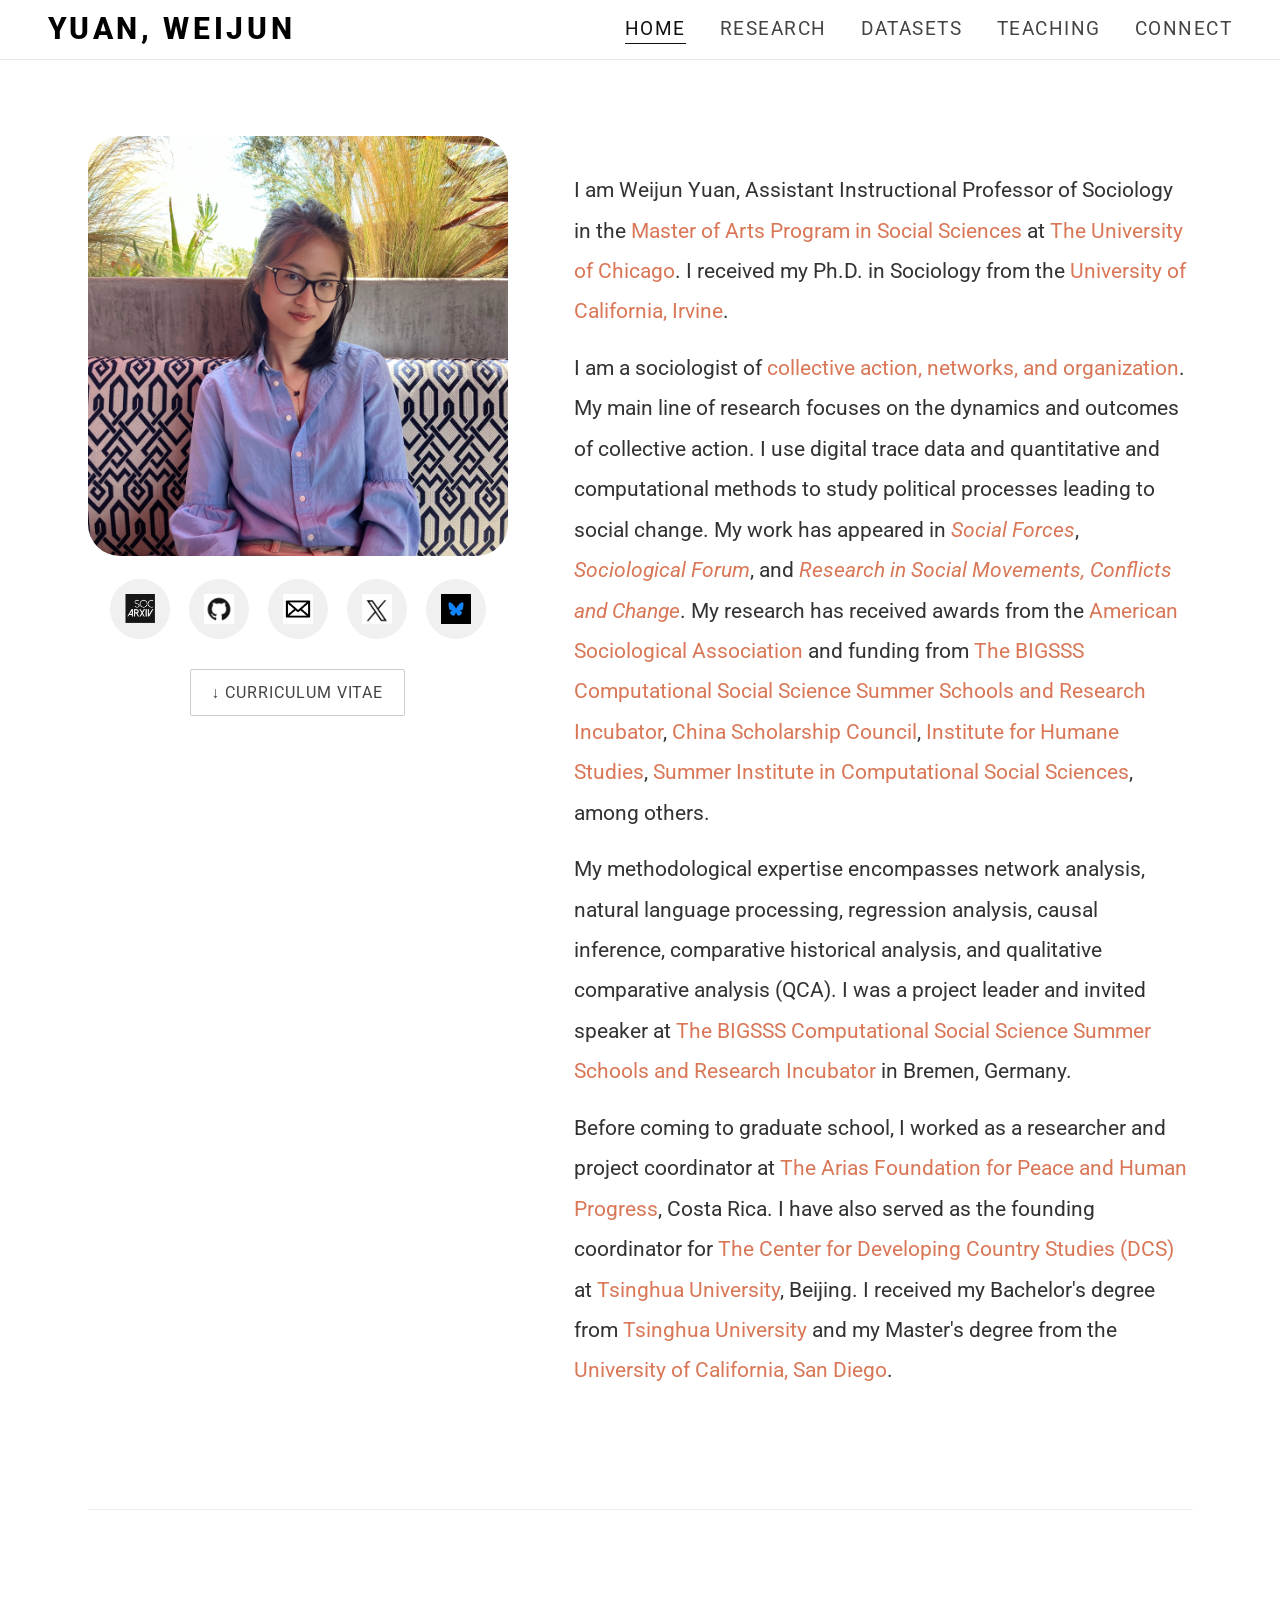
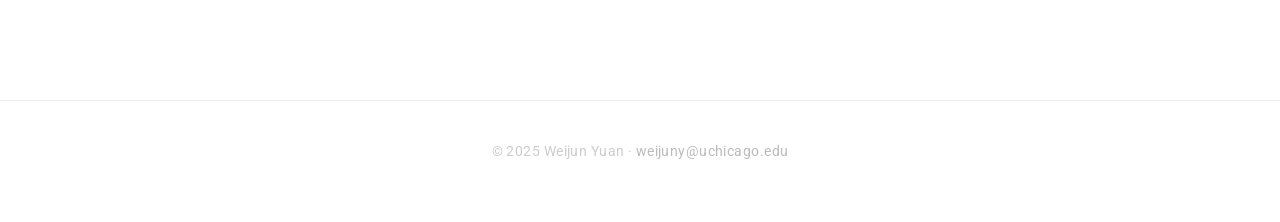
<file: index.html>
<!DOCTYPE html>
<html lang="en">
<head>
  <meta charset="UTF-8" />
  <meta name="viewport" content="width=device-width, initial-scale=1.0" />
  <title>Weijun Yuan</title>
  <link rel="stylesheet" href="style.css" />
</head>
<body>

<!-- Navigation -->
<nav>
  <div class="nav-brand"><a href="index.html">YUAN, Weijun</a></div>
  <ul class="nav-links">
    <li><a href="index.html" class="active">Home</a></li>
    <li><a href="research.html">Research</a></li>
    <li><a href="datasets.html">Datasets</a></li>
    <li><a href="teaching.html">Teaching</a></li>
    <li><a href="connect.html">Connect</a></li>
  </ul>
</nav>

<!-- Main Content -->
<main>

  <!-- Hero: Photo left + Text right -->
  <div class="home-hero">
    <div class="home-hero-photo">
      <img src="images/IMG_2944.jpg" alt="Weijun Yuan" />
      <div class="profile-social">
        <!-- OSF / SocArxiv -->
        <a href="https://osf.io/9rnuk/" target="_blank" rel="noopener" title="OSF">
          <img src="images/Soc%20Arxiv.jpg" alt="OSF" />
        </a>
        <!-- GitHub -->
        <a href="https://github.com/yuanweij" target="_blank" rel="noopener" title="GitHub">
          <img src="images/Github.png" alt="GitHub" />
        </a>
        <!-- Email -->
        <a href="mailto:weijuny@uchicago.edu" title="Email">
          <img src="images/Email.jpg" alt="Email" />
        </a>
        <!-- X (Twitter) -->
        <a href="https://x.com/weijun7yuan" target="_blank" rel="noopener" title="X (Twitter)">
          <img src="images/X-twitter.png" alt="X" />
        </a>
        <!-- Bluesky -->
        <a href="https://bsky.app/profile/wyuan-soc.bsky.social" target="_blank" title="Bluesky">
          <img src="images/Bluesky.jpg" alt="Bluesky" />
        </a>
      </div>
      
      <!-- CV Button -->
      <div style="text-align: center; margin-top: 1rem;">
        <a href="https://www.dropbox.com/scl/fi/51e9zlf8v60ox71qy14ur/cv_weijun-yuan_short.pdf?rlkey=0y07ghoshx89e9ls0js6tg4gv&st=wn84dobl&dl=0" class="cv-link" target="_blank">
          ↓ Curriculum Vitae</a>
      </div>
    
    </div>

    <div class="home-hero-text">
      <div class="home-header">
        <h1></h1>
        <p class="tagline"></p>
      </div>

      <section style="margin-top:1.8rem;">
        <p>
          I am Weijun Yuan, Assistant Instructional Professor of Sociology in the
          <a href="https://mapss.uchicago.edu/" target="_blank">Master of Arts Program in Social Sciences</a> 
          at 
          <a href="https://www.uchicago.edu/" target="_blank">The University of Chicago</a>. 
          I received my Ph.D. in Sociology from the <a href="https://www.sociology.uci.edu/" target="_blank">University of California, Irvine</a>.
        </p>
        <p>
          I am a sociologist of 
          <span class="highlight">collective action, networks, and organization</span>. My main line of research focuses on the dynamics and outcomes of collective action. I use digital trace data and quantitative and computational methods to study political processes leading to social change. My work has appeared in
          <a href="https://academic.oup.com/sf" target="_blank" class="italic">Social Forces</a>,
          <a href="https://onlinelibrary.wiley.com/journal/15737799" target="_blank" class="italic">Sociological Forum</a>, and
          <a href="https://www.emerald.com/insight/publication/issn/0163-786X" target="_blank" class="italic">Research in Social Movements, Conflicts and Change</a>.
          My research has received awards from the
          <a href="https://www.asanet.org/" target="_blank">American Sociological Association</a> and funding from
          <a href="https://www.bigsss-bremen.de/computational-social-science/" target="_blank">The BIGSSS Computational Social Science Summer Schools and Research Incubator</a>,
          <a href="https://www.csc.edu.cn/" target="_blank">China Scholarship Council</a>,
          <a href="https://www.theihs.org/" target="_blank">Institute for Humane Studies</a>,
          <a href="https://compsocialscience.github.io/SICSS/" target="_blank">Summer Institute in Computational Social Sciences</a>, among others.
        </p>
        <p>
          My methodological expertise encompasses network analysis, natural language processing, regression analysis, causal inference, comparative historical analysis, and qualitative comparative analysis (QCA). I was a project leader and invited speaker at
          <a href="https://www.bigsss-bremen.de/computational-social-science/" target="_blank">The BIGSSS Computational Social Science Summer Schools and Research Incubator</a> in Bremen, Germany.
        </p>
        <p>
          Before coming to graduate school, I worked as a researcher and project coordinator at
          <a href="https://arias.or.cr/" target="_blank">The Arias Foundation for Peace and Human Progress</a>, Costa Rica. I have also served as the founding coordinator for
          <a href="https://dcs.tsinghua.edu.cn/" target="_blank">The Center for Developing Country Studies (DCS)</a> at
          <a href="https://www.tsinghua.edu.cn/" target="_blank">Tsinghua University</a>, Beijing. I received my Bachelor's degree from
          <a href="https://www.tsinghua.edu.cn/" target="_blank">Tsinghua University</a> and my Master's degree from the
          <a href="https://www.ucsd.edu/" target="_blank">University of California, San Diego</a>.
        </p>
      </section>
     </div>
        
  </div>


</main>

<footer>
  <p>© 2025 Weijun Yuan · <a href="mailto:weijuny@uchicago.edu">weijuny@uchicago.edu</a></p>
</footer>

</body>
</html>
</file>
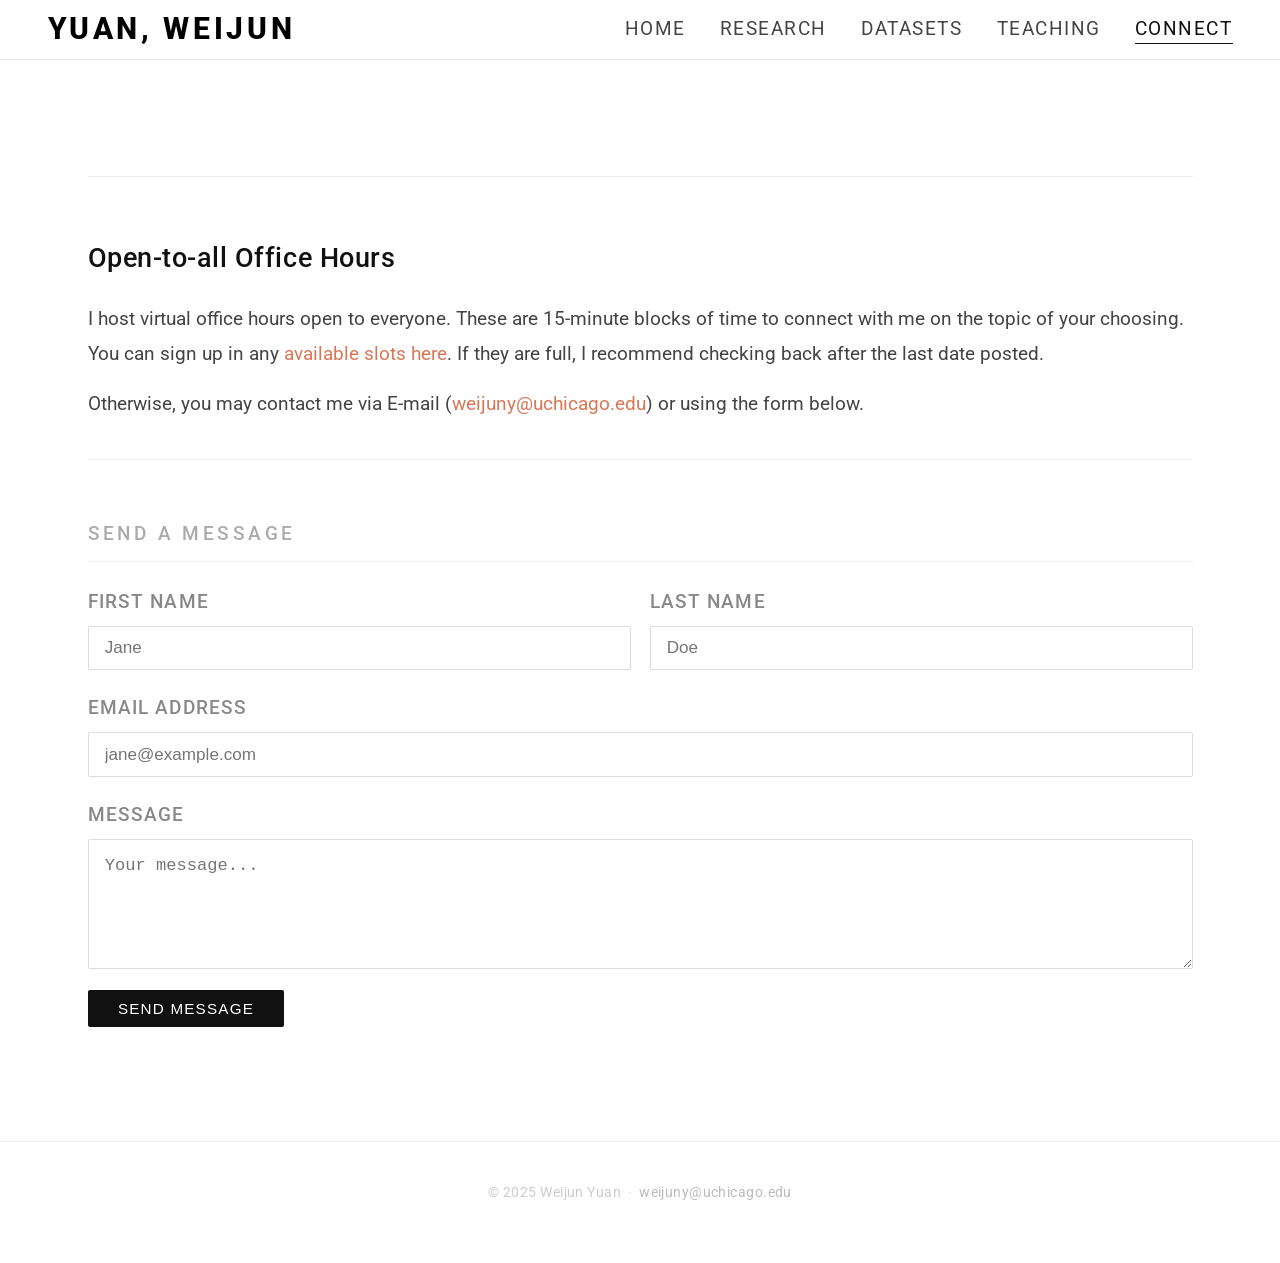
<file: connect.html>
<!DOCTYPE html>
<html lang="en">
<head>
  <meta charset="UTF-8" />
  <meta name="viewport" content="width=device-width, initial-scale=1.0" />
  <title>Connect &mdash; Weijun Yuan</title>
  <link rel="stylesheet" href="style.css" />
</head>
<body>

<nav>
  <div class="nav-brand"><a href="index.html">YUAN, Weijun</a></div>
  <ul class="nav-links">
    <li><a href="index.html">Home</a></li>
    <li><a href="research.html">Research</a></li>
    <li><a href="datasets.html">Datasets</a></li>
    <li><a href="teaching.html">Teaching</a></li>
    <li><a href="connect.html" class="active">Connect</a></li>
  </ul>
</nav>

  <main>

    <div class="page-header">
      <h1></h1>
    </div>

    <div class="connect-office-hours">
      <h2>Open-to-all Office Hours</h2>
      <p>
        I host virtual office hours open to everyone. These are 15-minute blocks of time to connect with me on the topic of your choosing. You can sign up in any <a href="https://calendar.google.com/calendar/u/0/appointments/schedules/AcZssZ0tre0698TduJWGvaLkDWgjhaoUtxSyUSi0A1kR0NH1jCqEbOchDWkaoaWhDctpBttz5JCtrtvK" target="_blank" rel="noopener">available slots here</a>. If they are full, I recommend checking back after the last date posted.
      </p>
      <p>
        Otherwise, you may contact me via E-mail (<a href="mailto:weijuny@uchicago.edu">weijuny@uchicago.edu</a>) or using the form below.
      </p>
    </div>

    <!-- Contact Form -->
    <div class="contact-form-section">
      <h2>Send a Message</h2>
      <form class="contact-form" action="https://formspree.io/f/xpqovvww" method="POST">
        <!-- Formspree honeypot anti-spam -->
        <input type="text" name="_gotcha" style="display:none" />
        <div class="form-row">
          <div class="form-group">
            <label for="fname">First Name</label>
            <input type="text" id="fname" name="fname" placeholder="Jane" required />
          </div>
          <div class="form-group">
            <label for="lname">Last Name</label>
            <input type="text" id="lname" name="lname" placeholder="Doe" />
          </div>
        </div>
        <div class="form-group">
          <label for="email">Email Address</label>
          <input type="email" id="email" name="email" placeholder="jane@example.com" required />
        </div>
        <div class="form-group">
          <label for="message">Message</label>
          <textarea id="message" name="message" placeholder="Your message..." required></textarea>
        </div>
        <button type="submit" class="form-submit">Send Message</button>
        <p id="form-status" style="font-size:0.85rem; margin-top:0.3rem; display:none;">
        </p>
      </form>
    </div>

  </main>

  <footer>
    <p>&copy; 2025 Weijun Yuan &nbsp;·&nbsp; <a href="mailto:weijuny@uchicago.edu">weijuny@uchicago.edu</a></p>
  </footer>

  <script>
    // Handle Formspree submission with AJAX for better UX (no page redirect)
    const form = document.querySelector('.contact-form');
    const statusEl = document.getElementById('form-status');

    form.addEventListener('submit', async function(e) {
      e.preventDefault();
      const data = new FormData(form);
      try {
        const resp = await fetch(form.action, {
          method: 'POST',
          body: data,
          headers: { 'Accept': 'application/json' }
        });
        if (resp.ok) {
          statusEl.style.color = '#16a34a';
          statusEl.textContent = 'Thanks! Your message has been sent.';
          statusEl.style.display = 'block';
          form.reset();
        } else {
          statusEl.style.color = '#dc2626';
          statusEl.textContent = 'Oops! Something went wrong. Please try again or email me directly.';
          statusEl.style.display = 'block';
        }
      } catch (err) {
        statusEl.style.color = '#dc2626';
        statusEl.textContent = 'Network error. Please check your connection and try again.';
        statusEl.style.display = 'block';
      }
    });
  </script>

</body>
</html>
</file>
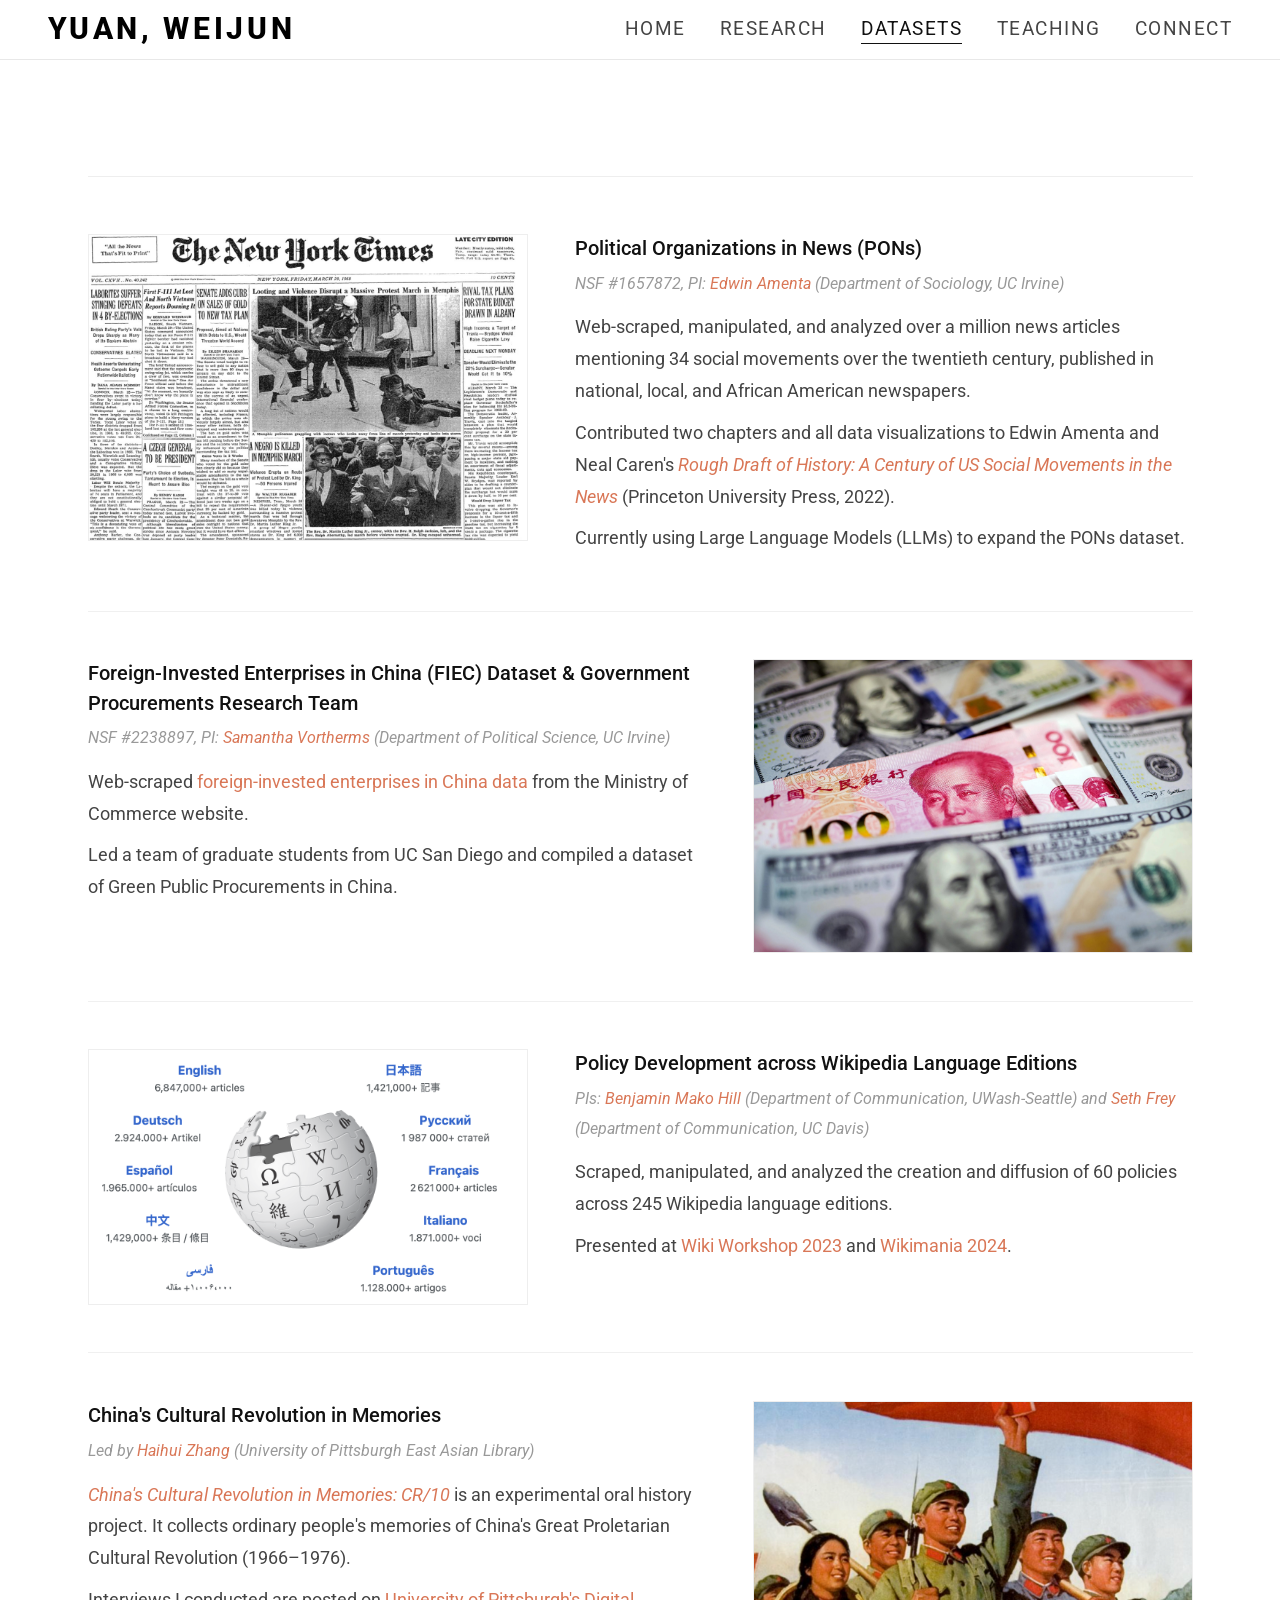
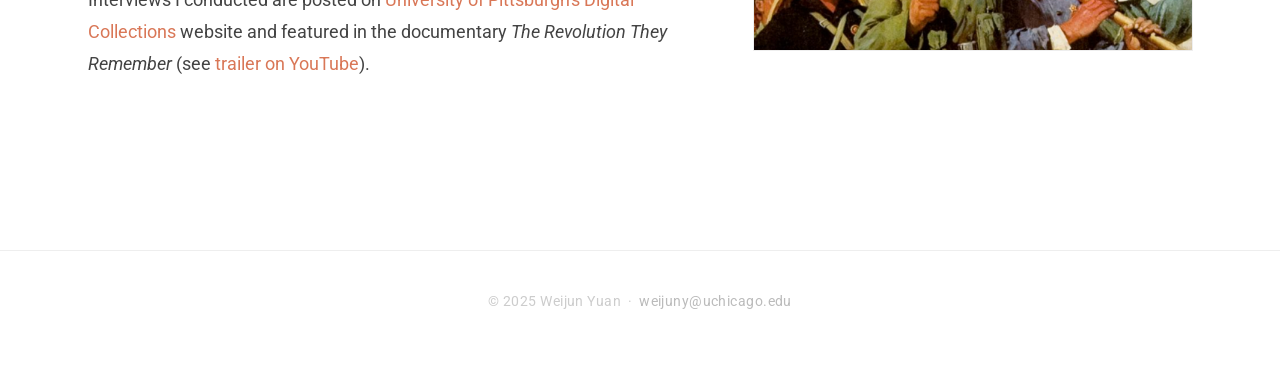
<file: datasets.html>
<!DOCTYPE html>
<html lang="en">
<head>
  <meta charset="UTF-8" />
  <meta name="viewport" content="width=device-width, initial-scale=1.0" />
  <title>Datasets &mdash; Weijun Yuan</title>
  <link rel="stylesheet" href="style.css" />
</head>
<body>

<nav>
  <div class="nav-brand"><a href="index.html">YUAN, Weijun</a></div>
  <ul class="nav-links">
    <li><a href="index.html">Home</a></li>
    <li><a href="research.html">Research</a></li>
    <li><a href="datasets.html" class="active">Datasets</a></li>
    <li><a href="teaching.html">Teaching</a></li>
    <li><a href="connect.html">Connect</a></li>
  </ul>
</nav>

<main>

  <div class="page-header">
    <h1></h1>
  </div>

  <div class="dataset-list">

    <!-- Dataset 1: PONs (Screenshot 5.31) -->
    <div class="dataset">
      <div class="dataset-thumb">
        <img src="images/Political%20Organizations%20in%20News%20%28PONs%29.jpg" alt="Political Organizations in News (PONs)" />
      </div>
      <div class="dataset-body">
        <div class="dataset-title">Political Organizations in News (PONs)</div>
        <div class="dataset-pi">
          NSF #1657872, PI: <a href="https://faculty.uci.edu/profile/?facultyId=5285" target="_blank" rel="noopener">Edwin Amenta</a>
          (Department of Sociology, UC Irvine)
        </div>
        <p>
          Web-scraped, manipulated, and analyzed over a million news articles mentioning 34 social movements
          over the twentieth century, published in national, local, and African American newspapers.
        </p>
        <p>
          Contributed two chapters and all data visualizations to Edwin Amenta and Neal Caren's
          <a href="https://press.princeton.edu/books/paperback/9780691232775/rough-draft-of-history" target="_blank" rel="noopener">
            <em>Rough Draft of History: A Century of US Social Movements in the News</em>
          </a>
          (Princeton University Press, 2022).
        </p>
        <p>Currently using Large Language Models (LLMs) to expand the PONs dataset.</p>
      </div>
    </div>

    <!-- Dataset 2: FIEC (ChinaInvestment_BG_1) -->
    <div class="dataset dataset-reverse">
      <div class="dataset-thumb">
        <img src="images/Foreign-Invested%20Enterprises%20in%20China%20%28FIEC%29.jpg" alt="Foreign-Invested Enterprises in China (FIEC)" />
      </div>
      <div class="dataset-body">
        <div class="dataset-title">Foreign-Invested Enterprises in China (FIEC) Dataset &amp; Government Procurements Research Team</div>
        <div class="dataset-pi">
          NSF #2238897, PI: <a href="https://www.samanthavortherms.com/" target="_blank" rel="noopener">Samantha Vortherms</a>
          (Department of Political Science, UC Irvine)
        </div>
        <p>
          Web-scraped <a href="http://www.samanthavortherms.com/data-1" target="_blank" rel="noopener">foreign-invested enterprises in China data</a>
          from the Ministry of Commerce website.
        </p>
        <p>
          Led a team of graduate students from UC San Diego and compiled a dataset of Green Public Procurements in China.
        </p>
      </div>
    </div>

    <!-- Dataset 3: Wikipedia (Screenshot 6.36) -->
    <div class="dataset">
      <div class="dataset-thumb">
        <img src="images/Policy%20Development%20across%20Wikipedia%20Language%20Editions.png" alt="Policy Development across Wikipedia Language Editions" />
      </div>
      <div class="dataset-body">
        <div class="dataset-title">Policy Development across Wikipedia Language Editions</div>
        <div class="dataset-pi">
          PIs: <a href="https://mako.cc/" target="_blank" rel="noopener">Benjamin Mako Hill</a>
          (Department of Communication, UWash-Seattle) and
          <a href="https://communication.ucdavis.edu/people/seth-frey" target="_blank" rel="noopener">Seth Frey</a>
          (Department of Communication, UC Davis)
        </div>
        <p>
          Scraped, manipulated, and analyzed the creation and diffusion of 60 policies across 245 Wikipedia language editions.
        </p>
        <p>
          Presented at <a href="https://wikiworkshop.org/2023/" target="_blank" rel="noopener">Wiki Workshop 2023</a>
          and <a href="https://wikimania.wikimedia.org/wiki/2024:Wikimania" target="_blank" rel="noopener">Wikimania 2024</a>.
        </p>
      </div>
    </div>

    <!-- Dataset 4: Cultural Revolution (C8FQWERWsAAz_Gk.jpg) -->
    <div class="dataset dataset-reverse">
      <div class="dataset-thumb">
        <img src="images/China%27s%20Cultural%20Revolution%20in%20Memories.png" alt="China's Cultural Revolution in Memories" />
      </div>
      <div class="dataset-body">
        <div class="dataset-title">China's Cultural Revolution in Memories</div>
        <div class="dataset-pi">
          Led by <a href="https://www.clari.pitt.edu/people/haihui-zhang" target="_blank" rel="noopener">Haihui Zhang</a>
          (University of Pittsburgh East Asian Library)
        </div>
        <p>
          <a href="https://culturalrevolution.pitt.edu/" target="_blank" rel="noopener">
            <em>China's Cultural Revolution in Memories: CR/10</em>
          </a>
          is an experimental oral history project. It collects ordinary people's memories of China's Great Proletarian
          Cultural Revolution (1966–1976).
        </p>
        <p>
          Interviews I conducted are posted on
          <a href="https://digital.library.pitt.edu/collection/chinas-cultural-revolution-memories-the-CR10-project" target="_blank" rel="noopener">
            University of Pittsburgh's Digital Collections
          </a>
          website and featured in the documentary <em>The Revolution They Remember</em>
          (see <a href="https://www.youtube.com/watch?v=i78TXr3_uPU" target="_blank" rel="noopener">trailer on YouTube</a>).
        </p>
      </div>
    </div>

  </div>
</main>

<footer>
  <p>&copy; 2025 Weijun Yuan &nbsp;·&nbsp; <a href="mailto:weijuny@uchicago.edu">weijuny@uchicago.edu</a></p>
</footer>

</body>
</html>
</file>
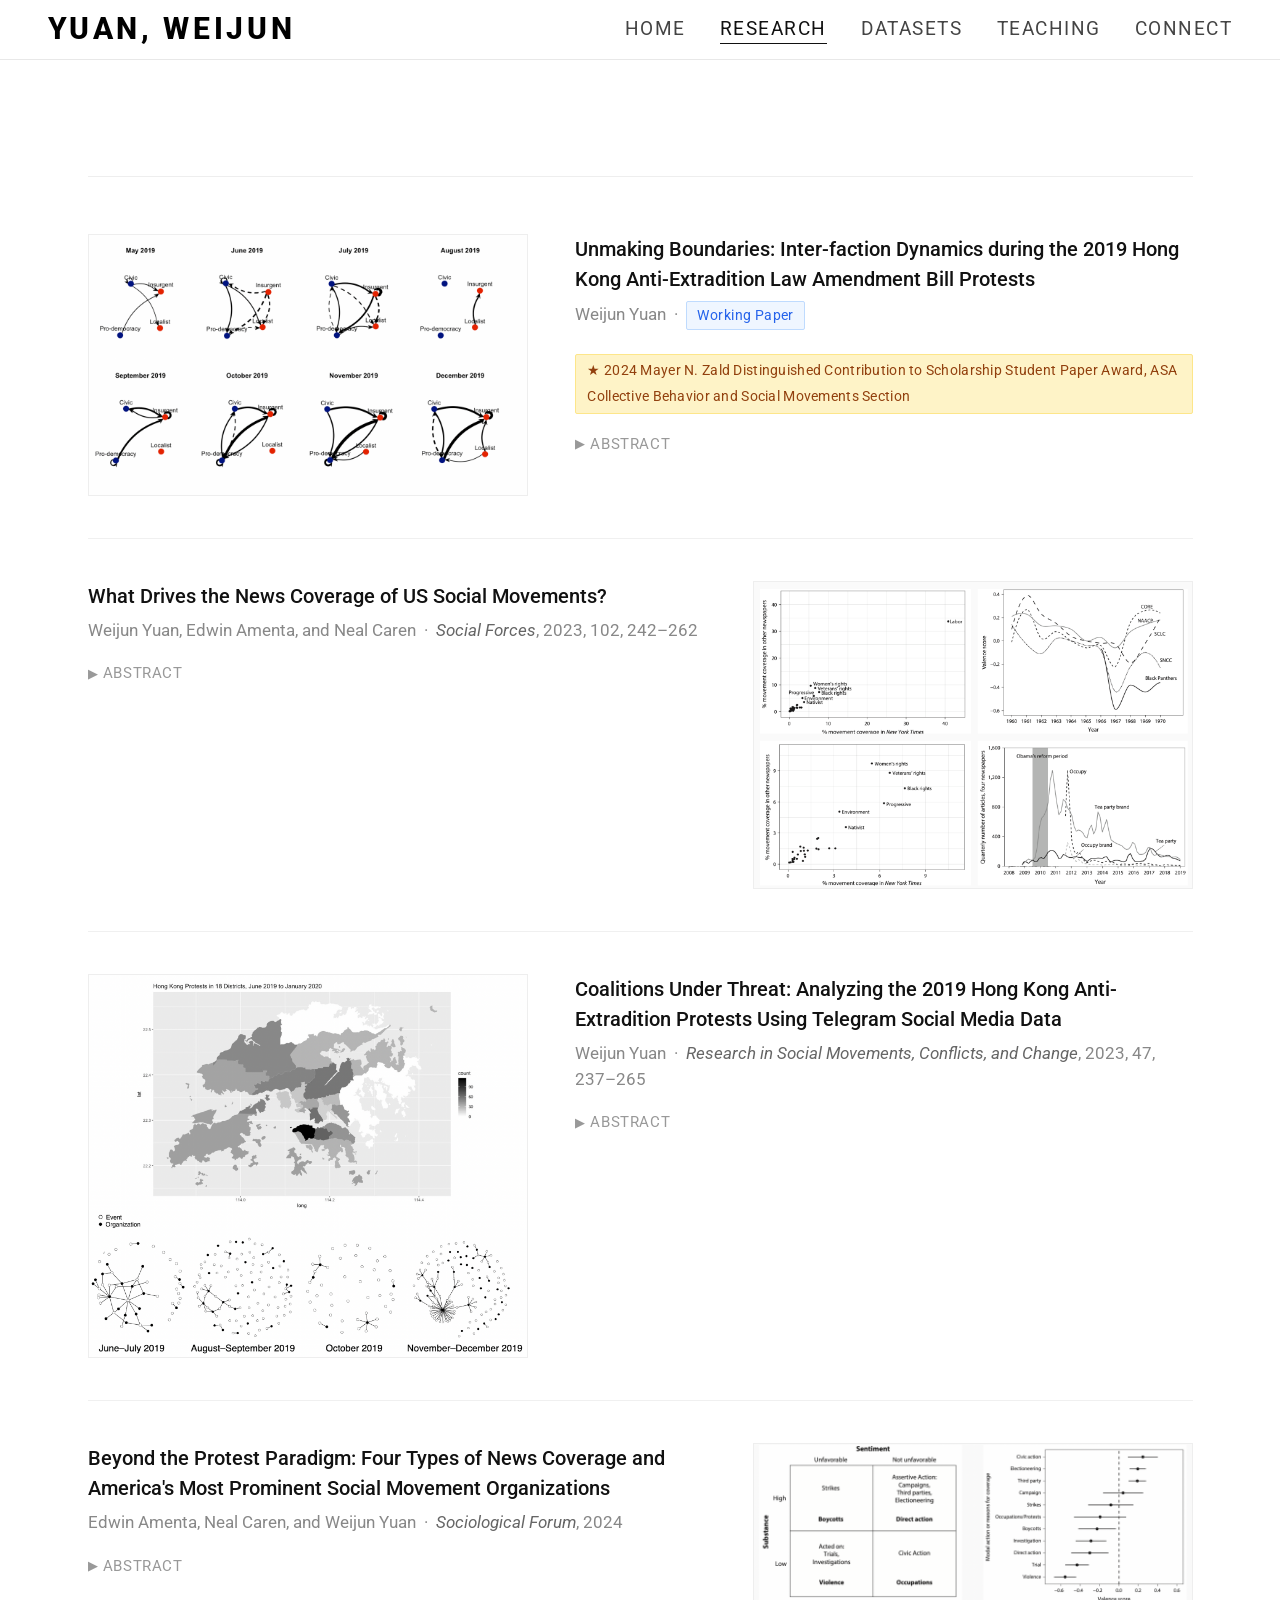
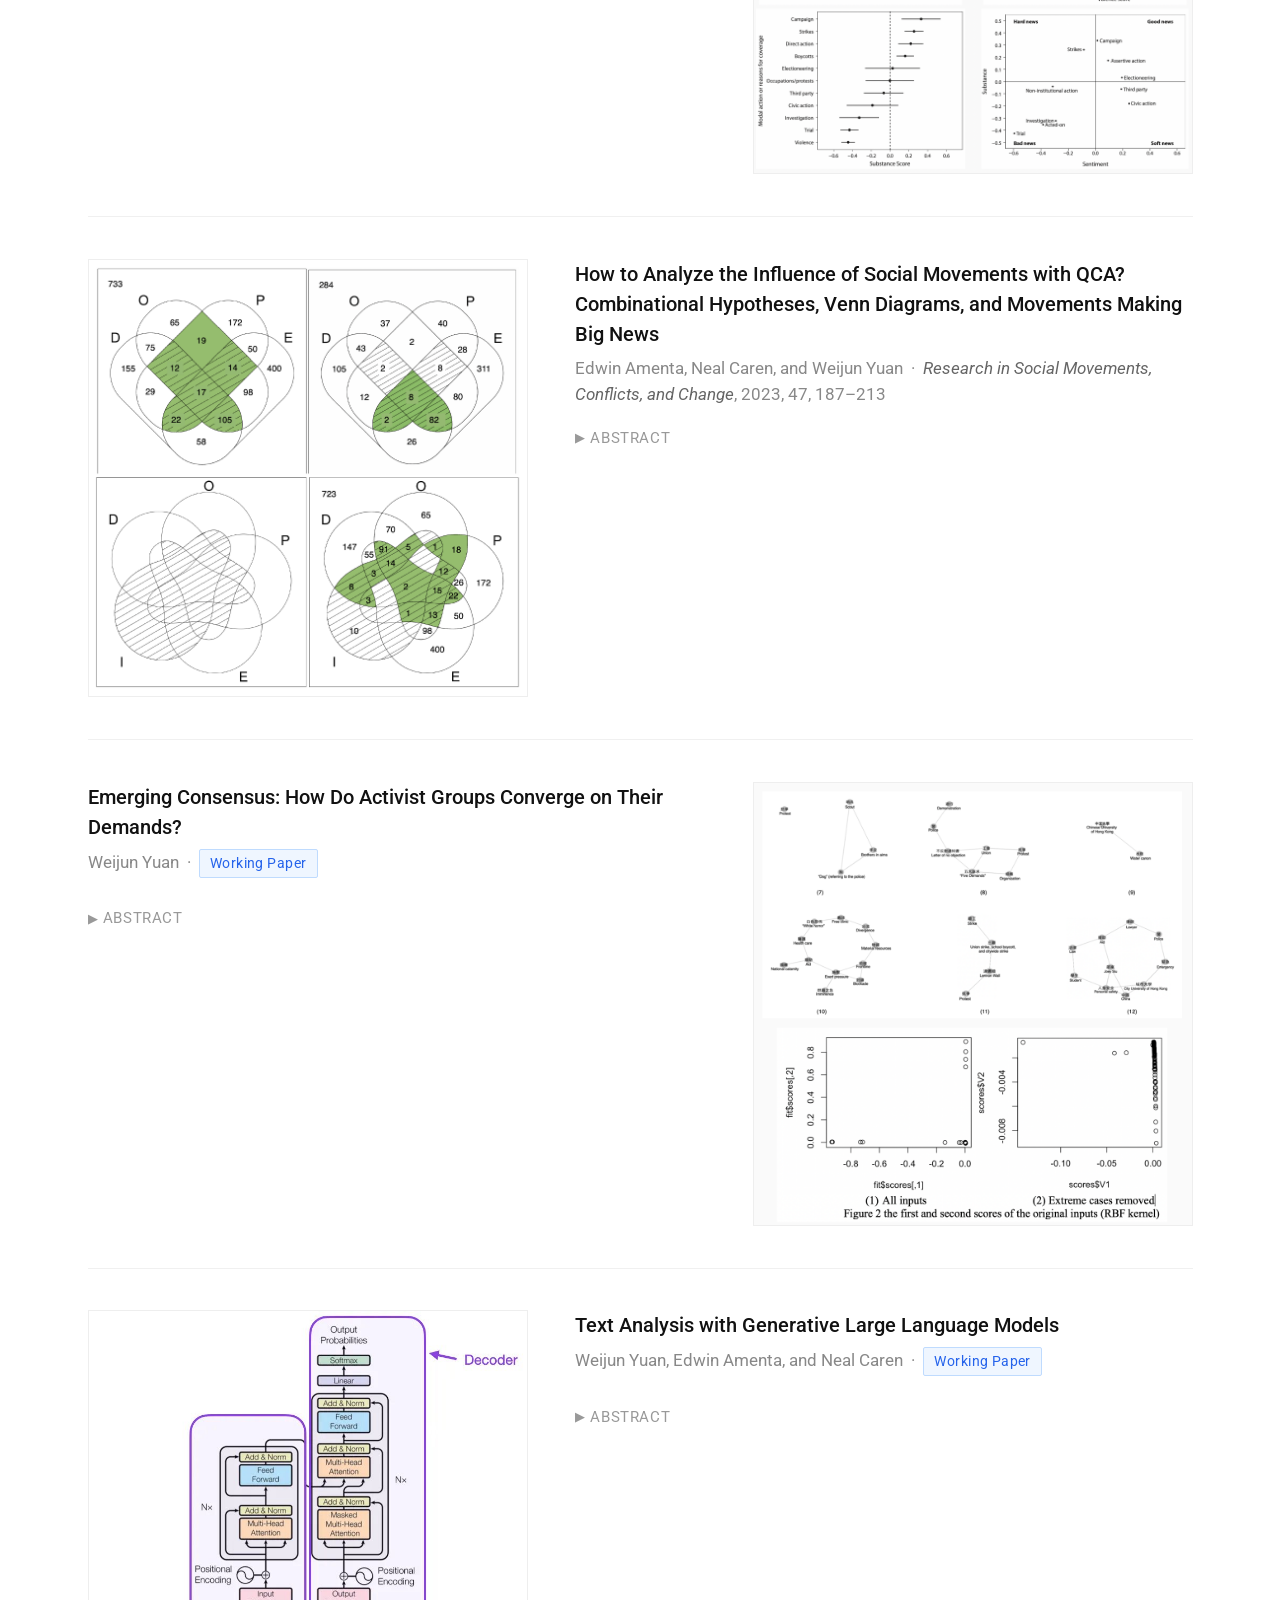
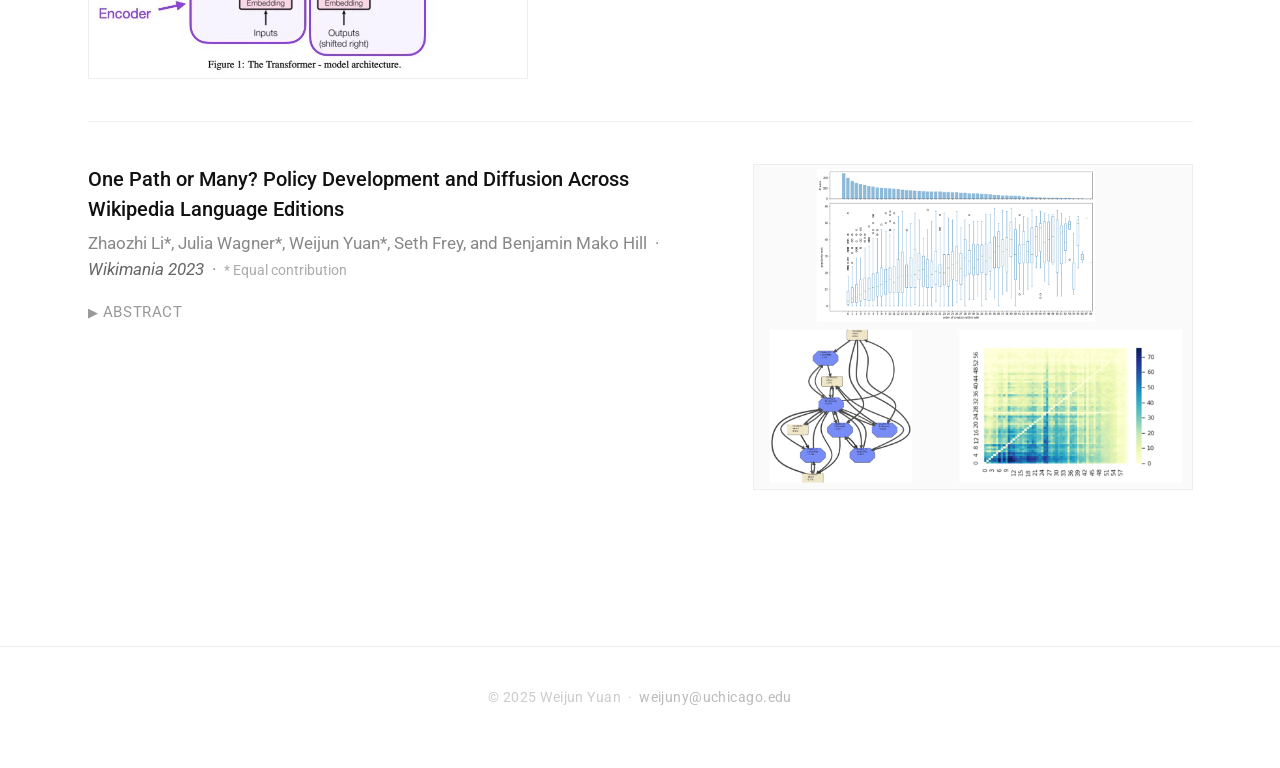
<file: research.html>
<!DOCTYPE html>
<html lang="en">
<head>
  <meta charset="UTF-8" />
  <meta name="viewport" content="width=device-width, initial-scale=1.0" />
  <title>Research &mdash; Weijun Yuan</title>
  <link rel="stylesheet" href="style.css" />
</head>
<body>

<nav>
  <div class="nav-brand"><a href="index.html">YUAN, Weijun</a></div>
  <ul class="nav-links">
    <li><a href="index.html">Home</a></li>
    <li><a href="research.html" class="active">Research</a></li>
    <li><a href="datasets.html">Datasets</a></li>
    <li><a href="teaching.html">Teaching</a></li>
    <li><a href="connect.html">Connect</a></li>
  </ul>
</nav>

<main>

  <div class="page-header">
    <h1></h1>
  </div>

  <div class="paper-list">

    <!-- Paper 1: Unmaking Boundaries (cross-faction-blocks.png) -->
    <div class="paper">
      <div class="paper-thumb">
        <img src="images/Unmaking%20Boundaries.png" alt="Unmaking Boundaries" />
      </div>
      <div class="paper-body">
        <div class="paper-title">Unmaking Boundaries: Inter-faction Dynamics during the 2019 Hong Kong Anti-Extradition Law Amendment Bill Protests</div>
        <div class="paper-meta">
          Weijun Yuan &nbsp;·&nbsp;
          <span class="paper-status">Working Paper</span>
        </div>
        <div class="paper-award">&#9733; 2024 Mayer N. Zald Distinguished Contribution to Scholarship Student Paper Award, ASA Collective Behavior and Social Movements Section</div>
        <button class="abstract-toggle" onclick="toggleAbstract(this)">
          <span class="toggle-arrow">&#9654;</span> Abstract
        </button>
        <div class="abstract-content">
          Why, when, and how do social actors engage one another across established categorical boundaries? This paper examines boundary-spanning behaviors of moderates and radicals within social movements, analyzing how activist groups endorse one another despite their differences and potential negative repercussions of such endorsements. It argues that boundary-spanning behaviors of movement actors are both adaptive and performative, in response to short-term events such as interactions with various institutional actors, brief windows of political openness, elite endorsements, and international support. These relational events alter political access and audience scope, affecting how movement actors prioritize their images of worthiness, unity, numbers, and commitment, which in turn shapes inter-faction relations. This analysis leverages original inter-organizational endorsements network and political event datasets extracted from over 730,000 Telegram posts during the 2019 Hong Kong Anti-Extradition Amendment Bill protests. Blockmodels and relational event models results show that moderates and radicals are more likely to endorse across factional lines when interactions with institutional actors signal restricted access to the polity and expose movement actors to a broad audience.
        </div>
      </div>
    </div>

    <!-- Paper 2: What Drives the News Coverage (Screenshot 11.14) -->
    <div class="paper paper-reverse">
      <div class="paper-thumb">
        <img src="images/What%20Drives%20the%20News%20Coverage%20of%20US%20Social%20Movements.png" alt="What Drives the News Coverage of US Social Movements" />
      </div>
      <div class="paper-body">
        <div class="paper-title">What Drives the News Coverage of US Social Movements?</div>
        <div class="paper-meta">
          Weijun Yuan, Edwin Amenta, and Neal Caren &nbsp;·&nbsp;
          <em>Social Forces</em>, 2023, 102, 242–262
        </div>
        <button class="abstract-toggle" onclick="toggleAbstract(this)">
          <span class="toggle-arrow">&#9654;</span> Abstract
        </button>
        <div class="abstract-content">
          What drives the news coverage of social movements in the professional news media? We address this question by elaborating an institutional mediation model arguing that the news values, routines, and characteristics of the news media induce them to pay attention to movements depending on their characteristics and the political contexts in which they engage. The newsmaking characteristics of movements include their disruptive capacities and organizational strength, and the political contexts include a partisan regime in power, benefitting from national policies, and congressional investigations. To appraise these arguments, we analyze approximately 1 million news articles mentioning 29 social movements over the twentieth century, published in four national newspapers. We use negative binomial regression analyses and separate time-series analyses of the labor movement to assess the model's robustness across different movements, time periods, and news sources.
        </div>
      </div>
    </div>

    <!-- Paper 3: Coalitions Under Threat (Screenshot 11.19) -->
    <div class="paper">
      <div class="paper-thumb">
        <img src="images/Coalitions%20under%20Threat.png" alt="Coalitions Under Threat" />
      </div>
      <div class="paper-body">
        <div class="paper-title">Coalitions Under Threat: Analyzing the 2019 Hong Kong Anti-Extradition Protests Using Telegram Social Media Data</div>
        <div class="paper-meta">
          Weijun Yuan &nbsp;·&nbsp;
          <em>Research in Social Movements, Conflicts, and Change</em>, 2023, 47, 237–265
        </div>
        <button class="abstract-toggle" onclick="toggleAbstract(this)">
          <span class="toggle-arrow">&#9654;</span> Abstract
        </button>
        <div class="abstract-content">
          This paper examines how threats posed by indiscriminate and selective repression affect the shape and structure of interorganizational coalitions during the 2019 Anti-Extradition Law Amendment Bill (Anti-ELAB) protests in Hong Kong. The analysis relies on an original political event dataset and an organization-event network dataset. These datasets were produced utilizing syntactic event coding techniques based on Telegram posts, which Hong Kong protesters used to distribute information, plan future actions, and crowdsource news. This study investigates the coalition networks across the movement's four stages, each of which was marked by a particular type and degree of repression. The findings indicate that indiscriminate and selective repression have varied effects on coalition networks.
        </div>
      </div>
    </div>

    <!-- Paper 4: Beyond the Protest Paradigm (Screen Shot 02.32) -->
    <div class="paper paper-reverse">
      <div class="paper-thumb">
        <img src="images/Beyond%20the%20Protest%20Paradigm.png" alt="Beyond the Protest Paradigm" />
      </div>
      <div class="paper-body">
        <div class="paper-title">Beyond the Protest Paradigm: Four Types of News Coverage and America's Most Prominent Social Movement Organizations</div>
        <div class="paper-meta">
          Edwin Amenta, Neal Caren, and Weijun Yuan &nbsp;·&nbsp;
          <em>Sociological Forum</em>, 2024
        </div>
        <button class="abstract-toggle" onclick="toggleAbstract(this)">
          <span class="toggle-arrow">&#9654;</span> Abstract
        </button>
        <div class="abstract-content">
          What determines the quality of coverage received by social movement organizations when they appear extensively in the news? Research on the news coverage of social movement organizations is dominated by case studies supporting the "protest paradigm," which argues that journalists portray movement activists trivially and negatively when covering protest. However, movement organizations often make long-running news for many different reasons, mainly not protest. We argue that some of this extensive news will lead to worse coverage—in terms of substance and sentiment—notably when the main action covered involves violence. We analyze the news of the twentieth century's 100 most-covered U.S. movement organizations in their biggest news year in four national newspapers. Topic models indicate that these organizations were mainly covered for actions other than nonviolent protest. Employing qualitative comparative analyses, we find that the main action behind news strongly influences its quality, and there may be several news paradigms for movement organizations.
        </div>
      </div>
    </div>

    <!-- Paper 5: How to Analyze (Screen Shot 02.43) -->
    <div class="paper">
      <div class="paper-thumb">
        <img src="images/How%20to%20Analyze%20the%20Influence%20of%20Social%20Movements%20with%20QCA.png" alt="How to Analyze the Influence of Social Movements with QCA" />
      </div>
      <div class="paper-body">
        <div class="paper-title">How to Analyze the Influence of Social Movements with QCA? Combinational Hypotheses, Venn Diagrams, and Movements Making Big News</div>
        <div class="paper-meta">
          Edwin Amenta, Neal Caren, and Weijun Yuan &nbsp;·&nbsp;
          <em>Research in Social Movements, Conflicts, and Change</em>, 2023, 47, 187–213
        </div>
        <button class="abstract-toggle" onclick="toggleAbstract(this)">
          <span class="toggle-arrow">&#9654;</span> Abstract
        </button>
        <div class="abstract-content">
          Under which conditions do social movements receive extensive attention from the mainstream news media? We develop an institutional mediation model that argues that combinations of the news-heightening characteristics of movements, including their disruptive capacities, organizational resources, and political orientation, and political contexts bring extensive attention to movements. We appraise these combinational arguments by examining 29 social movements across 100 years in four national newspapers using qualitative comparative analysis (QCA). We also employ Venn diagrams to identify and illustrate key analytical issues and anomalies, including constrained diversity in observational data and instances when unexpected combinations of conditions produce a consistent result.
        </div>
      </div>
    </div>

    <!-- Paper 6: Emerging Consensus (Screen Shot 02.48) -->
    <div class="paper paper-reverse">
      <div class="paper-thumb">
        <img src="images/Emerging%20Consensus.png" alt="Emerging Consensus" />
      </div>
      <div class="paper-body">
        <div class="paper-title">Emerging Consensus: How Do Activist Groups Converge on Their Demands?</div>
        <div class="paper-meta">
          Weijun Yuan &nbsp;·&nbsp; <span class="paper-status">Working Paper</span>
        </div>
        <button class="abstract-toggle" onclick="toggleAbstract(this)">
          <span class="toggle-arrow">&#9654;</span> Abstract
        </button>
        <div class="abstract-content">
          How do different activist groups reach a consensus about their demands? A diffusion model would expect organizations with the most resources and connections to be most influential. An alternative hypothesis highlights the "fringe effects" of radical organizations and the mediation effects of media. Using text data from 125 Telegram channels over a six-month period, I empirically capture the activists' cognitive schemas using word-occurrence semantic networks and kernelized Principal Component Analysis to capture the convergence of framings over time. My work reveals that activist groups rarely arrived at any one single common demand, but some level of consensus emerges as moderate organizations incorporate the frames of radical groups. This paper is among the few existing attempts to analyze how communication networks and networks of meaning coevolve.
        </div>
      </div>
    </div>

    <!-- Paper 7: Text Analysis with LLMs (Screenshot 11.18) -->
    <div class="paper">
      <div class="paper-thumb">
        <img src="images/Text%20Analysis%20with%20Generative%20Large%20Language%20Models.jpg" alt="Text Analysis with Generative Large Language Models" />
      </div>
      <div class="paper-body">
        <div class="paper-title">Text Analysis with Generative Large Language Models</div>
        <div class="paper-meta">
          Weijun Yuan, Edwin Amenta, and Neal Caren &nbsp;·&nbsp; <span class="paper-status">Working Paper</span>
        </div>
        <button class="abstract-toggle" onclick="toggleAbstract(this)">
          <span class="toggle-arrow">&#9654;</span> Abstract
        </button>
        <div class="abstract-content">
          Scholars utilizing text data to create datasets have traditionally faced scalability issues, as they rely on trained human coders to code variables that are relevant to their substantive topics. Transformer-based Large Language Models (LLMs) are now promising tools that may further enhance our ability to utilize text data and create large-scale datasets. This paper applies LLMs to content analysis based on newspaper articles and compares the new approaches to existing data coding and sentiment analysis methods. We showcase LLMs' ability to achieve accuracy comparable to manual coding standards, and provide a framework on how to effectively use LLMs by addressing key considerations such as model selection, prompt engineering, and validations. We also discuss the importance of addressing bias, replicability, and data-sharing concerns.
        </div>
      </div>
    </div>

    <!-- Paper 8: Wikipedia (c820b36a thumbnail) -->
    <div class="paper paper-reverse">
      <div class="paper-thumb">
        <img src="images/One%20path%20or%20many.png" alt="One Path or Many" />
      </div>
      <div class="paper-body">
        <div class="paper-title">One Path or Many? Policy Development and Diffusion Across Wikipedia Language Editions</div>
        <div class="paper-meta">
          Zhaozhi Li*, Julia Wagner*, Weijun Yuan*, Seth Frey, and Benjamin Mako Hill
          &nbsp;·&nbsp; <em>Wikimania 2023</em>
          &nbsp;·&nbsp; <small style="color:#aaa">* Equal contribution</small>
        </div>
        <button class="abstract-toggle" onclick="toggleAbstract(this)">
          <span class="toggle-arrow">&#9654;</span> Abstract
        </button>
        <div class="abstract-content">
          Do comparable self-governing collective action institutions converge on comparable policy systems? We test both theories using data on 60 policies shared by 245 Wikipedia language editions. We find that policies that are shared tend to be shared widely, that nearly every shared policy can be found in the English edition, and that the clearest predictor of policy adoption order is policy popularity across editions. Although we do not definitively eliminate the possibility that language editions follow multiple paths in converging on their policy systems, the evidence suggests that editions follow a single noisy developmental path, potentially suggesting strong influence across editions and a stronger role of common structural constraints than diverse cultural constraints.
        </div>
      </div>
    </div>

  </div>
</main>

<footer>
  <p>&copy; 2025 Weijun Yuan &nbsp;·&nbsp; <a href="mailto:weijuny@uchicago.edu">weijuny@uchicago.edu</a></p>
</footer>

<script>
  function toggleAbstract(btn) {
    const content = btn.nextElementSibling;
    const arrow = btn.querySelector('.toggle-arrow');
    const isOpen = content.classList.toggle('open');
    btn.classList.toggle('open', isOpen);
    arrow.textContent = isOpen ? '▼' : '▶';
  }
</script>

</body>
</html>
</file>
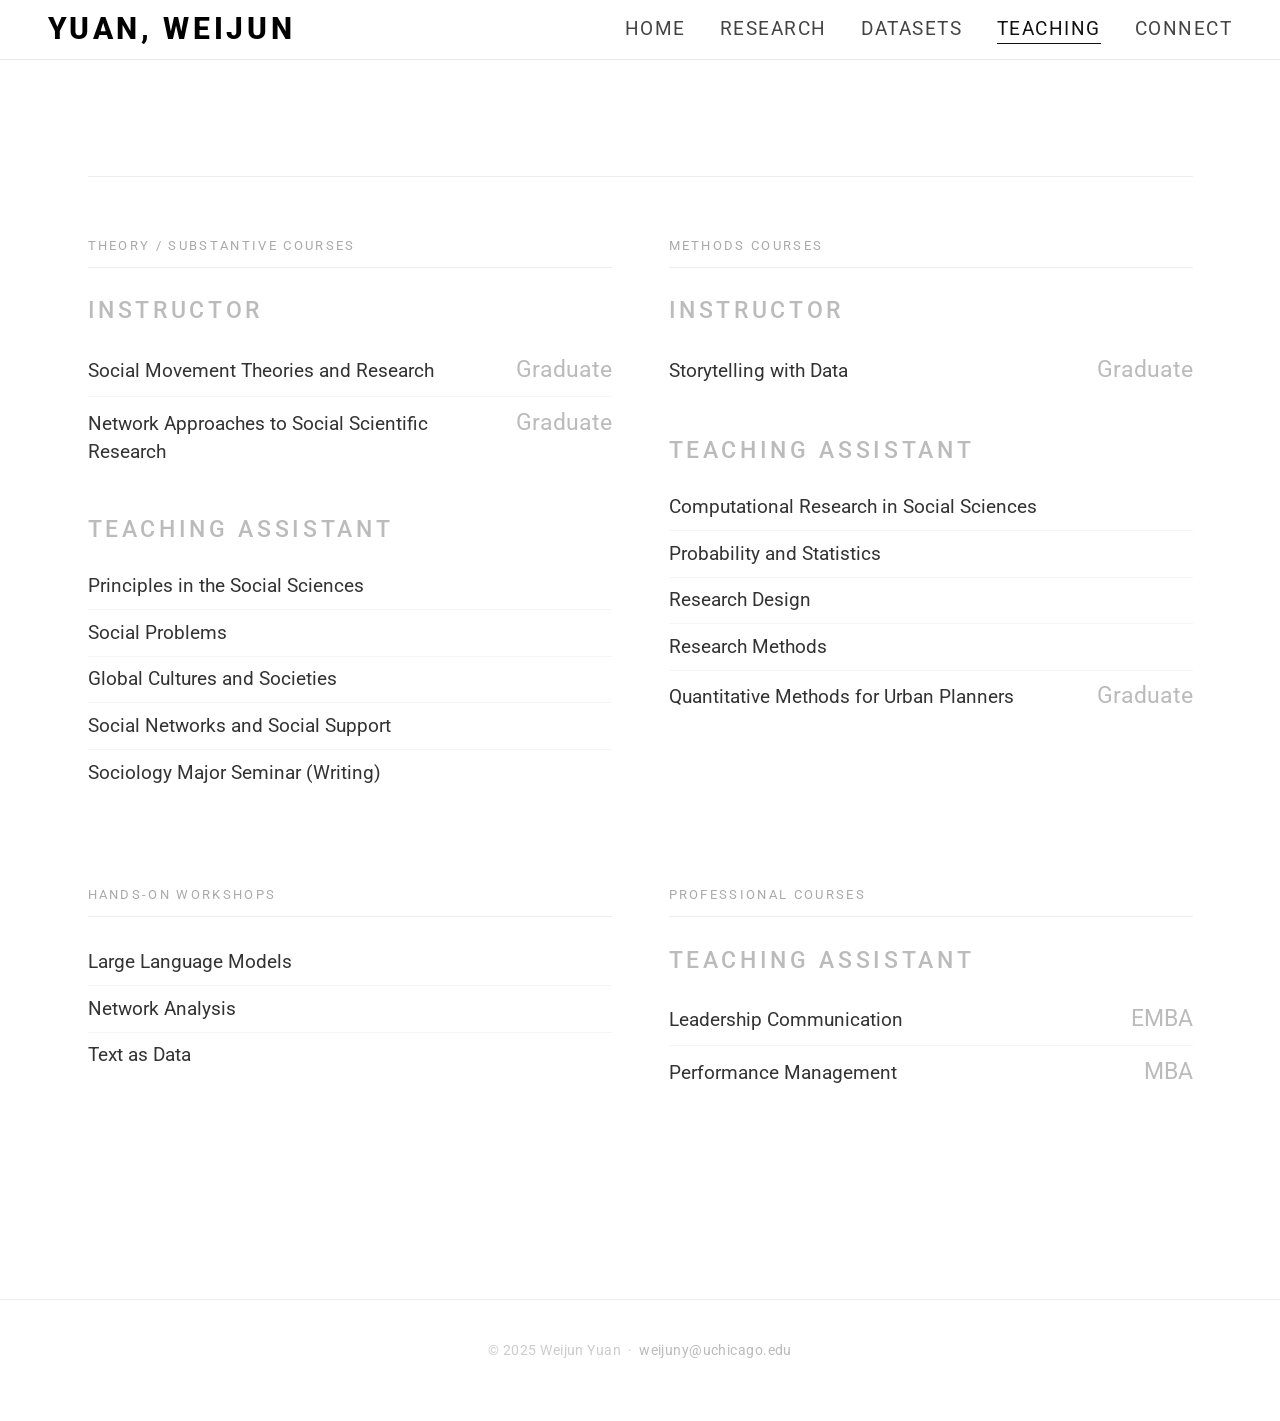
<file: teaching.html>
<!DOCTYPE html>
<html lang="en">
<head>
  <meta charset="UTF-8" />
  <meta name="viewport" content="width=device-width, initial-scale=1.0" />
  <title>Teaching &mdash; Weijun Yuan</title>
  <link rel="stylesheet" href="style.css" />
</head>
<body>

<nav>
  <div class="nav-brand"><a href="index.html">YUAN, Weijun</a></div>
  <ul class="nav-links">
    <li><a href="index.html">Home</a></li>
    <li><a href="research.html">Research</a></li>
    <li><a href="datasets.html">Datasets</a></li>
    <li><a href="teaching.html" class="active">Teaching</a></li>
    <li><a href="connect.html">Connect</a></li>
  </ul>
</nav>

  <main>

    <div class="page-header">
      <h1></h1>
    </div>

    <div class="teaching-grid">

    <!-- Theory / Substantive Courses -->
    <div class="teaching-section">
      <h2 class="section-title">Theory / Substantive Courses</h2>

      <div class="teaching-subsection">
        <div class="teaching-role">Instructor</div>
        <ul class="course-list">
          <li>
            <span class="course-name">Social Movement Theories and Research</span>
            <span class="course-level">Graduate</span>
          </li>
          <li>
            <span class="course-name">Network Approaches to Social Scientific Research</span>
            <span class="course-level">Graduate</span>
          </li>
        </ul>
      </div>

      <div class="teaching-subsection">
        <div class="teaching-role">Teaching Assistant</div>
        <ul class="course-list">
          <li><span class="course-name">Principles in the Social Sciences</span></li>
          <li><span class="course-name">Social Problems</span></li>
          <li><span class="course-name">Global Cultures and Societies</span></li>
          <li><span class="course-name">Social Networks and Social Support</span></li>
          <li><span class="course-name">Sociology Major Seminar (Writing)</span></li>
        </ul>
      </div>
    </div>

    <!-- Methods Courses -->
    <div class="teaching-section">
      <h2 class="section-title">Methods Courses</h2>

      <div class="teaching-subsection">
        <div class="teaching-role">Instructor</div>
        <ul class="course-list">
          <li>
            <span class="course-name">Storytelling with Data</span>
            <span class="course-level">Graduate</span>
          </li>
        </ul>
      </div>

      <div class="teaching-subsection">
        <div class="teaching-role">Teaching Assistant</div>
        <ul class="course-list">
          <li><span class="course-name">Computational Research in Social Sciences</span></li>
          <li><span class="course-name">Probability and Statistics</span></li>
          <li><span class="course-name">Research Design</span></li>
          <li><span class="course-name">Research Methods</span></li>
          <li>
            <span class="course-name">Quantitative Methods for Urban Planners</span>
            <span class="course-level">Graduate</span>
          </li>
        </ul>
      </div>
    </div>

    <!-- Hands-On Workshops -->
    <div class="teaching-section">
      <h2 class="section-title">Hands-On Workshops</h2>

      <ul class="course-list">
        <li><span class="course-name">Large Language Models</span></li>
        <li><span class="course-name">Network Analysis</span></li>
        <li><span class="course-name">Text as Data</span></li>
      </ul>
    </div>

    <!-- Professional Courses -->
    <div class="teaching-section">
      <h2 class="section-title">Professional Courses</h2>

      <div class="teaching-subsection">
        <div class="teaching-role">Teaching Assistant</div>
        <ul class="course-list">
          <li>
            <span class="course-name">Leadership Communication</span>
            <span class="course-level">EMBA</span>
          </li>
          <li>
            <span class="course-name">Performance Management</span>
            <span class="course-level">MBA</span>
          </li>
        </ul>
      </div>
    </div>

    </div>

  </main>

  <footer>
    <p>&copy; 2025 Weijun Yuan &nbsp;·&nbsp; <a href="mailto:weijuny@uchicago.edu">weijuny@uchicago.edu</a></p>
  </footer>

</body>
</html>
</file>
<file: style.css>
/* ===== Google Fonts ===== */
@import url('https://fonts.googleapis.com/css2?family=Roboto:ital,wght@0,300;0,400;0,500;0,700;1,400;1,700&family=Droid+Sans:ital,wght@0,400;0,700&display=swap');

/* ===== Reset & Base ===== */
*, *::before, *::after {
  box-sizing: border-box;
  margin: 0;
  padding: 0;
}

html {
  font-size: 19px;
  scroll-behavior: smooth;
}

body {
  font-family: 'Roboto', 'Droid Sans', Helvetica, Arial, sans-serif;
  background-color: #fff;
  color: #1a1a1a;
  line-height: 1.8;
  -webkit-font-smoothing: antialiased;
}

a {
  color: #D97757;
  font-weight: 400;
  text-decoration: none;
  transition: color 0.15s;
}

a:hover {
  color: #b85e3a;
}

/* ===== Navigation ===== */
nav {
  position: sticky;
  top: 0;
  z-index: 100;
  background: #fff;
  border-bottom: 1px solid #e8e8e8;
  padding: 0 2.5rem;
  display: flex;
  align-items: center;
  justify-content: space-between;
  height: 60px;
}

.nav-brand a {
  font-size: 1.6rem;
  font-weight: 800;
  color: #000;
  letter-spacing: 0.12em;
  text-transform: uppercase;
  text-decoration: none;
  white-space: nowrap;
}

.nav-brand a:hover {
  text-decoration: none;
  color: #000000;
}

.nav-links {
  display: flex;
  align-items: center;
  gap: 1.8rem;
  list-style: none;
}

.nav-links li a {
  font-size: 1rem;
  font-weight: 400;
  color: #444;
  letter-spacing: 0.08em;
  text-transform: uppercase;
  text-decoration: none;
  padding-bottom: 3px;
  border-bottom: 1.5px solid transparent;
  transition: color 0.15s, border-color 0.15s;
}

.nav-links li a:hover,
.nav-links li a.active {
  color: #111;
  border-bottom-color: #111;
}

.nav-icons {
  display: flex;
  align-items: center;
  gap: 1.1rem;
}

.nav-icons a {
  display: inline-flex;
  align-items: center;
  color: #999;
  text-decoration: none;
  transition: color 0.15s;
}

.nav-icons a:hover {
  color: #111;
}

.nav-icons svg {
  width: 17px;
  height: 17px;
  fill: currentColor;
}

/* ===== Main Layout ===== */
main {
  max-width: 1200px;
  margin: 0 auto;
  padding: 4rem 2.5rem 6rem;
}

/* ===== Page Header ===== */
.page-header {
  margin-bottom: 3rem;
  padding-bottom: 1.8rem;
  border-bottom: 1px solid #eee;
}

.page-header h1 {
  font-family: 'Roboto', sans-serif;
  font-size: 1.8rem;
  font-weight: 400;
  letter-spacing: 0.08em;
  text-transform: uppercase;
  color: #111;
  margin-bottom: 0.3rem;
}

/* ===== Section Title ===== */
.section-title {
  font-family: 'Roboto', sans-serif;
  font-size: 0.68rem;
  font-weight: 400;
  letter-spacing: 0.18em;
  text-transform: uppercase;
  color: #aaa;
  margin-bottom: 1.2rem;
  padding-bottom: 0.5rem;
  border-bottom: 1px solid #eee;
}

/* ===== Home Page - Hero ===== */
.home-hero {
  display: grid;
  grid-template-columns: 420px 1fr;
  gap: 3.5rem;
  align-items: start;
  margin-bottom: 4rem;
  padding-bottom: 3rem;
  border-bottom: 1px solid #eee;
}

.home-hero-text {}

.home-header h1 {
  font-family: 'Roboto', sans-serif;
  font-size: 2.2rem;
  font-weight: 400;
  letter-spacing: 0.1em;
  text-transform: uppercase;
  color: #111;
  margin-bottom: 0.4rem;
  line-height: 1.2;
}

.home-header .tagline {
  font-size: 0.95rem;
  color: #888;
  font-weight: 400;
  margin-bottom: 1.5rem;
  letter-spacing: 0.02em;
}

.home-hero-photo {
  position: relative;
}

.home-hero-photo img {
  width: 100%;
  aspect-ratio: 1/1;       /* square */
  object-fit: cover;
  display: block;
  filter: grayscale(8%);
  border-radius: 32px;     /* rounded corners */
}

.profile-social {
  display: flex;
  justify-content: center;
  gap: 1.0rem;
  margin-top: 1.2rem;
}

.profile-social a {
  display: inline-flex;
  align-items: center;
  justify-content: center;
  width: 60px;
  height: 60px;
  border-radius: 50%;
  color: #4a5568;
  background: #f0f0f0;
  text-decoration: none;
  transition: all 0.2s ease;
  overflow: hidden;
}

.profile-social a:hover {
  color: #fff;
  background: #2563eb;
  transform: translateY(-2px);
  box-shadow: 0 4px 12px rgba(37, 99, 235, 0.3);
}

.profile-social svg {
  width: 30px;
  height: 30px;
  fill: currentColor;
}

.profile-social img {
  width: 30px;
  height: 30px;
  object-fit: contain;
  border-radius: 0;
  filter: none;
}

section {
  margin-bottom: 3.2rem;
}

section p {
  font-family: 'Roboto', sans-serif;
  font-size: 1.12rem;
  color: #333;
  line-height: 1.9;
  margin-bottom: 0.85rem;
  font-weight: 400;
}

section p:last-child {
  margin-bottom: 0;
}

section p a {
  color: #D97757;
  font-weight: 400;
  text-decoration: none;
}

section p a:hover {
  color: #b85e3a;
}

/* ===== Inline Highlights ===== */ 
.highlight {
  color: #D97757;
  font-weight: 400;
}

.italic {
  font-style: italic;
}

/* ===== Experience / Timeline entries ===== */
.exp-list {
  display: flex;
  flex-direction: column;
  gap: 0;
}

.exp-item {
  display: grid;
  grid-template-columns: 90px 1fr;
  gap: 0 1.5rem;
  padding: 0.65rem 0;
  border-bottom: 1px solid #f5f5f5;
  align-items: baseline;
}

.exp-item:last-child {
  border-bottom: none;
}

.exp-year {
  font-size: 0.78rem;
  color: #bbb;
  font-weight: 400;
  white-space: nowrap;
  padding-top: 0.1rem;
}

.exp-content {
  font-size: 0.92rem;
  color: #333;
  line-height: 1.55;
}

.exp-content strong {
  font-weight: 500;
  color: #111;
}

.exp-content .exp-sub {
  font-size: 0.82rem;
  color: #888;
  display: block;
  margin-top: 0.1rem;
}

/* ===== Method Tags ===== */
.tag-list {
  display: flex;
  flex-wrap: wrap;
  gap: 0.5rem;
  margin-top: 0.4rem;
}

.tag {
  background: #f7f7f7;
  color: #555;
  font-size: 0.78rem;
  font-weight: 400;
  padding: 0.25rem 0.75rem;
  border-radius: 2rem;
  border: 1px solid #e8e8e8;
  letter-spacing: 0.02em;
}

/* ===== CV Button ===== */
.cv-link {
  display: inline-flex;
  align-items: center;
  gap: 0.4rem;
  margin-top: 0.6rem;
  padding: 0.45rem 1.1rem;
  border: 1px solid #ccc;
  color: #444;
  border-radius: 2px;
  font-size: 0.82rem;
  font-weight: 400;
  letter-spacing: 0.06em;
  text-transform: uppercase;
  text-decoration: none;
  transition: border-color 0.15s, color 0.15s, background 0.15s;
}

.cv-link:hover {
  background: #111;
  border-color: #111;
  color: #fff;
  text-decoration: none;
}

/* ===== Research Paper Cards ===== */
.paper-list {
  display: flex;
  flex-direction: column;
  gap: 0;
}

.paper {
  display: grid;
  grid-template-columns: 440px 1fr;
  gap: 0 2.5rem;
  padding: 2.2rem 0;
  border-bottom: 1px solid #f0f0f0;
  align-items: start;
}

.paper:first-child {
  padding-top: 0;
}

.paper:last-child {
  border-bottom: none;
}

/* Alternate layout: even papers have text on left, image on right */
.paper.paper-reverse {
  grid-template-columns: 1fr 440px;
}

.paper.paper-reverse .paper-thumb {
  order: 2;
}

.paper.paper-reverse .paper-body {
  order: 1;
}

.paper-thumb {
  width: 440px;
  flex-shrink: 0;
}

.paper-thumb img {
  width: 100%;
  display: block;
  object-fit: contain;
  border: 1px solid #eee;
}

.paper-body {}

.paper-title {
  font-family: 'Roboto', sans-serif;
  font-size: 1.06rem;
  font-weight: 500;
  color: #111;
  line-height: 1.5;
  margin-bottom: 0.35rem;
}

.paper-title a {
  color: #111;
  text-decoration: none;
}

.paper-title a:hover {
  text-decoration: underline;
  text-decoration-color: #111;
}

.paper-meta {
  font-size: 0.88rem;
  color: #888;
  margin-bottom: 0.6rem;
  line-height: 1.55;
}

.paper-meta em {
  font-style: italic;
  color: #666;
}

.paper-meta .coauthor {
  color: #999;
}

.paper-award {
  display: inline-flex;
  align-items: center;
  gap: 0.3rem;
  font-size: 0.75rem;
  color: #92400e;
  background: #fef3c7;
  border: 1px solid #fde68a;
  padding: 0.18rem 0.6rem;
  border-radius: 2px;
  margin-bottom: 0.6rem;
  font-weight: 400;
  letter-spacing: 0.02em;
}

.paper-status {
  display: inline-block;
  font-size: 0.73rem;
  color: #2563eb;
  background: #eff6ff;
  border: 1px solid #bfdbfe;
  padding: 0.15rem 0.55rem;
  border-radius: 2px;
  margin-bottom: 0.55rem;
  letter-spacing: 0.03em;
  font-weight: 400;
}

/* Toggle abstract */
.abstract-toggle {
  background: none;
  border: none;
  font-size: 0.79rem;
  color: #999;
  cursor: pointer;
  padding: 0;
  margin-top: 0.35rem;
  display: inline-flex;
  align-items: center;
  gap: 0.25rem;
  letter-spacing: 0.04em;
  text-transform: uppercase;
  font-family: 'Roboto', sans-serif;
  font-weight: 400;
}

.abstract-toggle:hover {
  color: #333;
}

.abstract-toggle .toggle-arrow {
  display: inline-block;
  transition: transform 0.2s;
  font-size: 0.7rem;
}

.abstract-toggle.open .toggle-arrow {
  transform: rotate(90deg);
}

.abstract-content {
  margin-top: 0.75rem;
  font-size: 0.87rem;
  color: #555;
  line-height: 1.8;
  display: none;
  font-weight: 300;
  border-left: 2px solid #eee;
  padding-left: 1rem;
}

.abstract-content.open {
  display: block;
}

/* ===== Dataset Cards ===== */
.dataset-list {
  display: flex;
  flex-direction: column;
  gap: 0;
}

.dataset {
  display: grid;
  grid-template-columns: 440px 1fr;
  gap: 0 2.5rem;
  padding: 2.5rem 0;
  border-bottom: 1px solid #f0f0f0;
  align-items: start;
}

.dataset:first-child {
  padding-top: 0;
}

.dataset:last-child {
  border-bottom: none;
}

/* Alternate layout: even datasets have text on left, image on right */
.dataset.dataset-reverse {
  grid-template-columns: 1fr 440px;
}

.dataset.dataset-reverse .dataset-thumb {
  order: 2;
}

.dataset.dataset-reverse .dataset-body {
  order: 1;
}

.dataset-thumb {
  width: 440px;
  flex-shrink: 0;
}

.dataset-thumb img {
  width: 100%;
  display: block;
  object-fit: contain;
  border: 1px solid #eee;
}

.dataset-body {}

.dataset-title {
  font-family: 'Roboto', sans-serif;
  font-size: 1.06rem;
  font-weight: 500;
  color: #111;
  margin-bottom: 0.3rem;
  line-height: 1.45;
}

.dataset-title a {
  color: #111;
  text-decoration: none;
}

.dataset-title a:hover {
  text-decoration: underline;
  text-decoration-color: #111;
}

.dataset-pi {
  font-size: 0.86rem;
  color: #999;
  margin-bottom: 0.7rem;
  font-style: italic;
}

.dataset-body p {
  font-size: 0.96rem;
  color: #444;
  line-height: 1.75;
  margin-bottom: 0.5rem;
  font-weight: 400;
}

.dataset-link {
  display: inline-flex;
  align-items: center;
  gap: 0.3rem;
  font-size: 0.78rem;
  color: #777;
  text-decoration: none;
  letter-spacing: 0.05em;
  text-transform: uppercase;
  border-bottom: 1px solid #ccc;
  padding-bottom: 1px;
  transition: color 0.15s, border-color 0.15s;
}

.dataset-link:hover {
  color: #111;
  border-color: #111;
  text-decoration: none;
}

/* ===== Teaching ===== */
.teaching-grid {
  display: grid;
  grid-template-columns: 1fr 1fr;
  gap: 0 3rem;
  align-items: start;
}

.teaching-section {
  margin-bottom: 2.8rem;
}

.teaching-subsection {
  margin-bottom: 1.8rem;
}

.teaching-role {
  font-family: 'Roboto', sans-serif;
  font-size: 1.2rem;
  font-weight: 500;
  letter-spacing: 0.16em;
  text-transform: uppercase;
  color: #bbb;
  margin-bottom: 0.7rem;
}

.course-list {
  list-style: none;
  padding: 0;
}

.course-list li {
  font-size: 1rem;
  color: #333;
  padding: 0.45rem 0;
  border-bottom: 1px solid #f5f5f5;
  display: flex;
  justify-content: space-between;
  align-items: baseline;
  gap: 1rem;
  line-height: 1.5;
  font-weight: 400;
}

.course-list li:last-child {
  border-bottom: none;
}

.course-name {
  flex: 1;
}

.course-name a {
  color: #333;
  text-decoration: none;
}

.course-name a:hover {
  text-decoration: underline;
  text-decoration-color: #555;
  color: #111;
}

.course-level {
  font-size: 1.2rem;
  color: #bbb;
  white-space: nowrap;
  font-weight: 400;
}

/* ===== Connect ===== */
.connect-office-hours {
  margin-bottom: 3rem;
  padding-bottom: 2rem;
  font-weight: 500;
  border-bottom: 1px solid #eee;
}

.connect-office-hours h2 {
  font-family: 'Roboto', sans-serif;
  font-size: 1.4rem;
  font-weight: 500;
  color: #111;
  margin-bottom: 1rem;
  letter-spacing: 0.02em;
}

.connect-office-hours p {
  font-size: 1rem;
  color: #444;
  line-height: 1.85;
  margin-bottom: 0.8rem;
  font-weight: 400;
}

.connect-office-hours p:last-child {
  margin-bottom: 0;
}

.connect-office-hours a {
  color: #D97757;
  text-decoration: none;
  font-weight: 400;
}

.connect-office-hours a:hover {
  color: #b85e3a;
}

/* Contact Form */
.contact-form-section h2 {
  font-family: 'Roboto', sans-serif;
  font-size: 1rem;
  font-weight: 500;
  letter-spacing: 0.18em;
  text-transform: uppercase;
  color: #aaa;
  margin-bottom: 1.2rem;
  padding-bottom: 0.5rem;
  border-bottom: 1px solid #eee;
}

.contact-form {
  display: flex;
  flex-direction: column;
  gap: 1.1rem;
  margin-top: 0.8rem;
}

.form-row {
  display: grid;
  grid-template-columns: 1fr 1fr;
  gap: 1rem;
}

.form-group {
  display: flex;
  flex-direction: column;
  gap: 0.35rem;
}

.form-group label {
  font-size: 1rem;
  font-weight: 500;
  color: #888;
  letter-spacing: 0.06em;
  text-transform: uppercase;
}

.form-group input,
.form-group textarea {
  border: 1px solid #ddd;
  border-radius: 2px;
  padding: 0.6rem 0.85rem;
  font-size: 0.9rem;
  font-family: 'Roboto', inherit;
  font-weight: 400;
  color: #222;
  outline: none;
  transition: border-color 0.15s;
  background: #fff;
}

.form-group input:focus,
.form-group textarea:focus {
  border-color: #666;
}

.form-group textarea {
  resize: vertical;
  min-height: 130px;
  line-height: 1.7;
}

.form-submit {
  display: inline-flex;
  align-items: center;
  gap: 0.4rem;
  padding: 0.55rem 1.6rem;
  background: #111;
  color: #fff;
  border: none;
  border-radius: 2px;
  font-size: 0.8rem;
  font-family: 'Roboto', inherit;
  font-weight: 500;
  letter-spacing: 0.08em;
  text-transform: uppercase;
  cursor: pointer;
  transition: background 0.15s;
  align-self: flex-start;
}

.form-submit:hover {
  background: #333;
}

/* ===== Footer ===== */
footer {
  text-align: center;
  padding: 2rem 1rem 3rem;
  font-size: 0.76rem;
  color: #ccc;
  border-top: 1px solid #eee;
  font-weight: 400;
  letter-spacing: 0.03em;
}

footer a {
  color: #bbb;
  font-weight: 400;
}

footer a:hover {
  color: #888;
}

/* ===== Responsive ===== */
@media (max-width: 700px) {
  nav {
    padding: 0 1.2rem;
    flex-wrap: wrap;
    height: auto;
    padding-top: 0.6rem;
    padding-bottom: 0.6rem;
    gap: 0.5rem;
  }

  .nav-links {
    gap: 1rem;
  }

  main {
    padding: 2.5rem 1.4rem 4rem;
  }

  .home-hero {
    grid-template-columns: 1fr;
    gap: 2rem;
  }

  .home-hero-photo {
    max-width: 200px;
  }

  .home-header h1 {
    font-size: 1.6rem;
  }

  .paper {
    grid-template-columns: 1fr;
    gap: 1rem 0;
  }

  .paper-thumb {
    width: 100%;
    max-width: 200px;
  }

  .paper.paper-reverse {
    grid-template-columns: 1fr;
  }

  .paper.paper-reverse .paper-thumb {
    order: 0;
  }

  .paper.paper-reverse .paper-body {
    order: 0;
  }

  .dataset {
    grid-template-columns: 1fr;
    gap: 1rem 0;
  }

  .dataset-thumb {
    width: 100%;
    max-width: 320px;
  }

  .dataset.dataset-reverse {
    grid-template-columns: 1fr;
  }

  .dataset.dataset-reverse .dataset-thumb {
    order: 0;
  }

  .dataset.dataset-reverse .dataset-body {
    order: 0;
  }

  .teaching-grid {
    grid-template-columns: 1fr;
  }

  .form-row {
    grid-template-columns: 1fr;
  }
}
</file>
